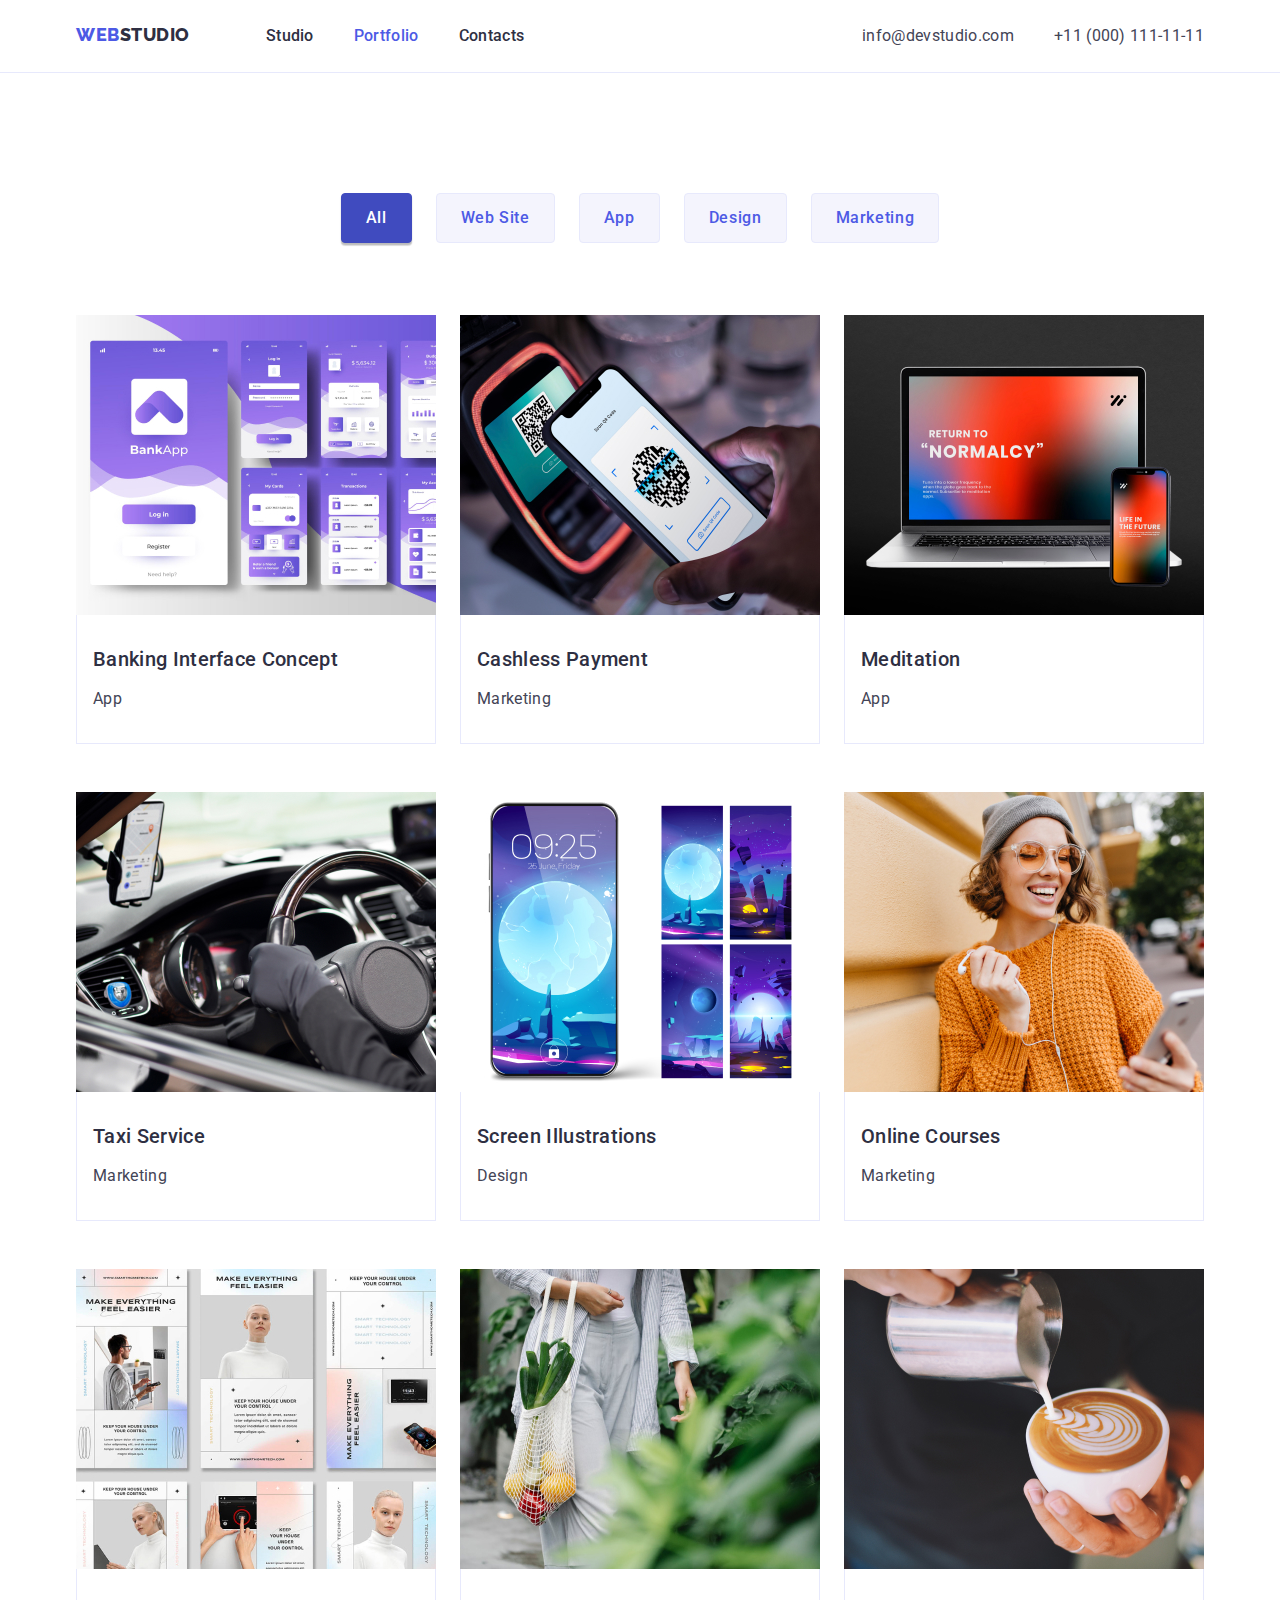
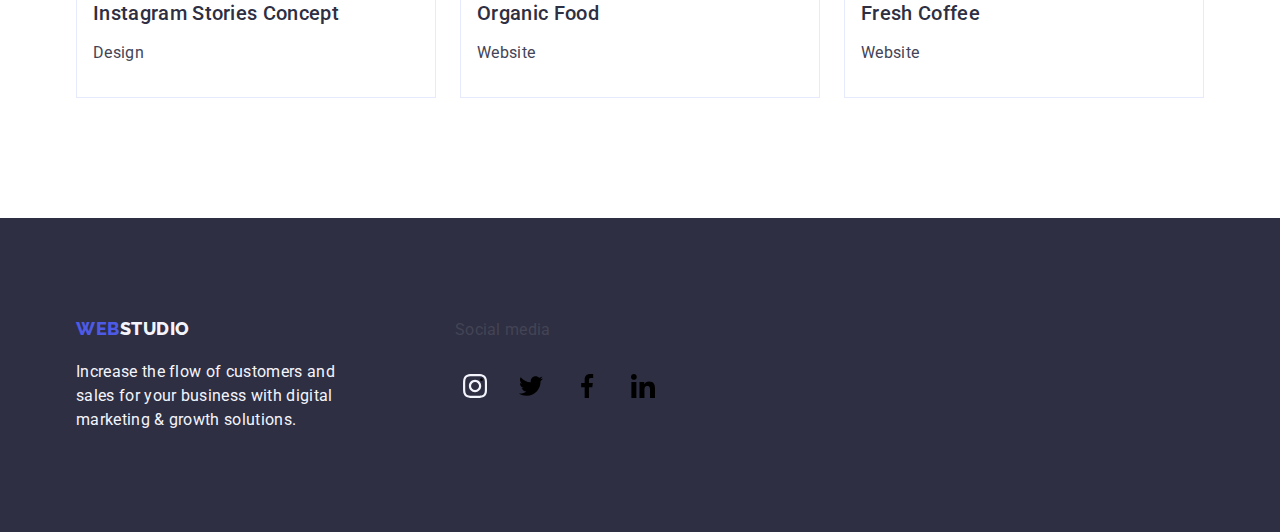
<file: portfolio.html>
<!DOCTYPE html>
<html lang="en">
  <head>
    <meta charset="UTF-8" />
    <meta name="viewport" content="width=device-width, initial-scale=1.0" />
    <title>Homework-03</title>
      <link
      rel="stylesheet"
      href="https://cdnjs.cloudflare.com/ajax/libs/modern-normalize/1.0.0/modern-normalize.min.css"
    />
    <link rel="stylesheet" href="./css/styles.css">
    <link rel="preconnect" href="https://fonts.googleapis.com" />
    <link rel="preconnect" href="https://fonts.gstatic.com" crossorigin />
    <link
      href="https://fonts.googleapis.com/css2?family=Raleway:ital,wght@0,800;1,800&family=Roboto:ital,wght@0,400;0,500;0,700;0,900;1,400;1,500;1,700;1,900&display=swap"
      rel="stylesheet"
    />
  </head>
  <body>
  <header class="header">
    <div class="container header-container">
    <nav class="header-navigation">
       <a href="./index.html" class="logo-web link">
      <span class="logo-studio-white">WEB</span><span class="studio-header">STUDIO</span>
    </a>
      <ul class="header-address list">
        <li class="header-menu-item">
          <a class=" header-link link  link" href="./index.html">Studio</a>
        </li>
        <li class="header-minu-item">
          <a class="header-link current-page  link" href="./portfolio.html">Portfolio</a>
        </li>
        <li class="header-menu-item">
          <a class="header-link link" href="./Contacts">Contacts</a>
        </li>
      </ul>
    </nav>
    <ul class="hero-address list">
      <li class="header-address-item">
        <a class="header-address-link link" href="mailto:info@devstudio.com">info@devstudio.com</a>
      </li>
      <li class="header-address-item">
        <a class="header-address-link link" href="tel+110001111111">+11 (000) 111-11-11</a>
      </li>
    </ul>
  </div>
  </header>
    <main>
      <section class="section">
        <div class="container button-container">
        <ul class="filter-list list">
            <li ><button type="button" class="button-filter-active button-filter">All</button></li>
            <li ><button type="button" class="button-filter">Web Site</button></li>
            <li ><button type="button" class="button-filter">App</button></li>
            <li ><button type="button" class="button-filter">Design</button></li>
            <li ><button type="button" class="button-filter">Marketing</button></li>
        </ul> 
        <ul class="project-list list">
          <li class="project-item">
            <img
              src="./images/portfolio-1.jpg"
              alt="Banking Interface Concept"
              width="360"
            />
        <div class="project-text-wrapper">
          <h3 class="project-title">Banking Interface Concept</h3>
            <p class="project-discription">App</p>
            </div>
          </li>
          
          <li class="project-item">
            <img
              src="./images/portfolio-2.jpg"
              alt="Cashless Payment"
              width="360"
            />
        <div class="project-text-wrapper">
          <h3 class="project-title ">Cashless Payment</h3>
           <p class="project-discription">Marketing</p>
            </div>
          </li>
          <li class="project-item" >
            <img src="./images/portfolio-3.jpg" alt="Meditation" width="360" />
        <div class="project-text-wrapper">
          <h3 class="project-title">Meditation</h3>
            <p class="project-discription">App</p>
            </div>
          </li>
        <!-- </ul>  -->
      <!-- </section> -->
      <!-- <section class="section section-no-top-padding"> -->
    
        <!-- <ul class="project-list list"> -->
          <li class="project-item">
           <img src="./images/portfolio-4.jpg" alt="Taxi Service" width="360" />
        <div class="project-text-wrapper" >
          <h3 class="project-title">Taxi Service</h3>
            <p class="project-discription">Marketing</p>
        </div>
          </li>
          <li class="project-item">
            <img
              src="./images/portfolio-5.jpg"
              alt="Screen Illustrations"
              width="360"/>
              <div class="project-text-wrapper">
            <h3 class="project-title">Screen Illustrations</h3>
            <p class="project-discription">Design</p>
            </div>
          </li>
          <li class="project-item">
            <img src="./images/portfolio-6.jpg" alt="Online Courses" width="360" />
        <div class="project-text-wrapper">
            <h3 class="project-title ">Online Courses</h3>
            <p class="project-discription">Marketing</p>
        </div>
          </li>
        <!-- </ul> -->
      <!-- </div> -->
    <!-- </section> -->
    <!-- <section class="section  section-no-top-padding"> -->
      
     <!-- <ul class="project-list list">  -->
          <li class="project-item">
            <img src="./images/portfolio-7.jpg"
              alt="Instagram Stories Concept"
              width="360"
            />
      <div class="project-text-wrapper">
          <h3 class="project-title">Instagram Stories Concept</h3>
            <p class="project-discription">Design</p>
      </div>
          </li>
          <li class="project-item">
            <img src="./images/portfolio-8.jpg" alt="Organic Food" width="360" />
            <div class="project-text-wrapper">
            <h3 class="project-title ">Organic Food</h3>
            <p class="project-discription">Website</p>
            </div>
          </li>
          <li class="project-item">
            <img
            src="./images/portfolio-9.jpg"
            alt="Fresh Coffee"
            width="360"/>
           <div class="project-text-wrapper">
              <h3 class="project-title ">Fresh Coffee</h3>
              <p class="project-discription">Website</p>
           </div>
          </li>
         </ul>
      </div>
   </section>         
  </main>
<footer class="footer">
  <div class="footer-container container">
    <div class="footer-logo-wrapper list">
        <li class="footer-item">
  <a href="./index.html" class="logo-web link">
      <span class="logo-studio-web">WEB</span><span class="studio">STUDIO</span></a>
    <p class="footer-text text">Increase the flow of customers and <br>sales for your business with
      digital</br>marketing & growth solutions.
    </p>
     </li>
      </div>
    <div class="footer-socials">
          <p class="footer-socials-text text">Social media</p>
          <ul class="footer-list list">
            <li class="footer-socials-item">
              <a href="#" class="footer-socials-link">
                <svg class="footer-socials-svg" width="24" height="24">
                  <use href="./images/icons.svg#instagram"></use>
                </svg>
              </a>
            </li>

            <li class="footer-socials-item">
              <a href="#" class="footer-socials-link">
                <svg class="footer-socials-svg" width="24" height="24">
                  <use href="./images/icons.svg#twitter"></use>
                </svg>
              </a>
            </li>

            <li class="footer-socials-item">
              <a href="#" class="footer-socials-link">
                <svg class="footer-socials-svg" width="24" height="24">
                  <use href="./images/icons.svg#facebook"></use>
                </svg>
              </a>
            </li>

            <li class="footer-socials-item">
              <a href="#" class="footer-socials-link">
                <svg class="footer-socials-svg" width="24" height="24">
                  <use href="./images/icons.svg#linkedin"></use>
                </svg>
              </a>
            </li>
          </ul>
        </div>
  </div>
    </footer>
  </body>
</html>
</file>
<file: css/styles.css>
:root {
  --cloud: #f4f4fd;
  --white: #ffffff;
  --navyblue: #2e2f42;
  --iris: #4d5ae5;
  --ocean: #404bbf;
  --cornflower: #e7e9fc;
  --slate: hsl(237, 12%, 30%);
}
body {
  font-family: Roboto;
  color: #434455;
  font-size: 16px;
  font-style: normal;
  font-weight: 400;
  line-height: 24px;
  letter-spacing: 0.32px;
}
img {
  display: block;
  max-width: 100%;
  height: auto;
}
h1,
h2,
h3,
h4,
h5,
h6,
p,
ul {
  margin: 0;
  padding: 0;
}
.header {
  border-bottom: 1px solid var(--CORNFLOWER, #e7e9fc);
}
.header-container {
  display: flex;
  align-items: center;
  justify-content: space-between;
  /* margin-right: 76px;
  width: 1158px;
  height: 72px; */
}
.header-navigation {
  /* padding-top: 24px;
  padding-bottom: 24px;
  height: 72px; */
  /* background: var(--white, #fff); */
  display: flex;
  align-items: center;
  /* justify-content: center; */
  /* margin-left: 156px; */
}

.list {
  list-style: none;
}

.header-menu-item {
  text-decoration: none;
  /* display: flex; */
  /* justify-content: space-between; */
  /* margin-left: 40px; */
  /* margin-right: 156px; */
}

.link {
  text-decoration: none;
  color: inherit;
}
.link:hover,
.link:focus {
  color: var(--ocean);
}

.studio-header {
  color: var(--navyblue);
  font-family: Raleway;
  font-size: 18px;
  font-style: normal;
  font-weight: 800;
  line-height: 21px;
  letter-spacing: 0.54px;
  text-transform: uppercase;
}

.logo-studio-white {
  color: var(--iris, #4d5ae5);
  font-family: Raleway;
  font-size: 18px;
  font-weight: 800;
  font-style: normal;
  line-height: 21px;
  letter-spacing: 0.54px;
  text-transform: uppercase;
  /* margin-left: 156px; */
}

.header-logo {
  /* margin-left: 156px; */
  color: var(--iris, #4d5ae5);
  font-family: Raleway;
  font-size: 18px;
  font-weight: 800;
  line-height: 21px; /* 116.667% */
  letter-spacing: 0.54px;
  text-transform: uppercase;
  /* studio */

  color: var(--navyblue, #2e2f42);
  font-family: Raleway;
  font-size: 18px;
  font-style: normal;
  font-weight: 800;
  line-height: 21px; /* 116.667% */
  letter-spacing: 0.54px;
  text-transform: uppercase;
}
/* menu tab */
/* .header-navigation {
  display: flex;
  align-items: flex-start;
} */

.header-link {
  color: var(--navyblue, #2e2f42);
  font-size: 16px;
  font-weight: 500;
  line-height: 24px; /* 150% */
  letter-spacing: 0.32px;
  display: block;
  padding: 24px 0;
}
.current-page {
  color: var(--iris);
}
.hero {
  padding: 188px 0;
  background: var(--navyblue, #2e2f42);
}
.hero-section {
  padding-top: 188px;
  padding-bottom: 188px;
  background-image: linear-gradient(
      to right,
      rgba(46, 47, 66, 0.7),
      rgba(46, 47, 66, 0.7)
    ),
    url(../images/hero-bg.png.png);
  background-repeat: no-repeat;
  background-position: center;
  background-size: cover;
}

.hero-container {
  /* width: 1440px;
  height: 600px;
  flex-shrink: 0; */
  display: flex;
  align-items: center;
  justify-content: center;
  flex-direction: column;
  gap: 48px;
}

.hero-title {
  display: flex;
  text-align: center;
  justify-content: space-between;

  color: var(--white, #fff);
  /* text-align: center; */
  /* padding-bottom: 24px; */
  font-size: 56px;
  font-weight: 700;
  line-height: 60px;
  letter-spacing: 1.12px;
}
.hero-link {
  color: var(--slate, #434455);
  font-size: 16px;
  font-weight: 400;
  line-height: 24px; /* 150% */
  letter-spacing: 0.32px;
}
.hero-address {
  display: flex;
  justify-content: center;
  gap: 40px;
  /* margin-left: 332px;
  margin-right: 156px; */
}
.header-address {
  display: flex;
  justify-content: center;
  gap: 40px;
  margin-left: 76px;
}
.header-address-item {
  color: var(--slate, #434455);
  font-size: 16px;
  font-weight: 400;
  line-height: 24px; /* 150% */
  letter-spacing: 0.32px;
}
.header-address-link {
  /* gap: 40px; */
  color: var(--slate, #434455);
  font-size: 16px;
  font-weight: 400;
  line-height: 24px; /* 150% */
  letter-spacing: 0.32px;
  display: flex;
  padding: 24px 0;
}

.button-filter {
  display: flex;
  padding: 12px 24px;
  justify-content: center;
  /* align-items: center; */
  border-radius: 4px;
  border: 1px solid var(--cornflower);
  background: var(--cloud);
  color: var(--iris);
  font-size: 16px;
  font-family: inherit;
  font-weight: 500;
  line-height: 24px;
  letter-spacing: 0.64px;
  cursor: pointer;
}
.filter-list {
  display: flex;
  justify-content: center;
  gap: 24px;
  margin-bottom: 72px;
}
.button-filter:hover {
  background-color: var(--ocean);
  cursor: pointer;
  color: var(--white);
  border: 1px solid var(--ocean);
}
.button-filter-active {
  background: var(--ocean);
  color: var(--white);
  border: 1px solid var(--ocean);
  box-shadow: 0px 2px 2px 0px rgba(0, 0, 0, 0.12),
    0px 2px 1px 0px rgba(0, 0, 0, 0.08), 0px 3px 1px 0px rgba(0, 0, 0, 0.1);
}

.hero-button {
  padding: 16px 32px;
  /* gap: 10px; */
  font-family: inherit;
  font-weight: 500;
  border-radius: 4px;
  cursor: pointer;
  background: var(--iris, #4d5ae5);
  border: 2px solid var(--navyblue);
  color: var(--white);
}
.hero-button:hover {
  background-color: var(--ocean);
}
.meaning-list {
  /* padding-top: 120px; */
  display: flex;
  /* margin-left: 156px;
  margin-right: 156px; */
  gap: 20px;
}
.meaning-item {
  display: flex;
  flex-direction: column;
  /* align-items: flex-start; */
  gap: 8px;
  /* display: flex; */
}
.meaning-title {
  font-size: 20px;
  font-weight: 500;
  line-height: 24px; /* 120% */
  letter-spacing: 0.4px;
}
.meaning-bottom-text {
  font-size: 16px;
  font-family: Roboto;
  font-weight: 400;
  line-height: 24px; /* 150% */
  letter-spacing: 0.32px;
}
.section {
  padding: 120px 0;
}

.section-no-top-padding {
  padding-top: 0;
}

.section-title {
  /* display: flex;
  justify-content: center;
  padding-top: 120px; */
  text-align: center;
  margin-bottom: 72px;
  font-size: 36px;
  font-weight: 700;
  line-height: 40px; /* 111.111% */
  letter-spacing: 0.72px;
  text-transform: capitalize;
  color: var(--navyblue, #2e2f42);
}
.project-text-wrapper {
  padding: 32px 16px;
  border: 1px solid var(--CORNFLOWER, #e7e9fc);
  border-top: none;
}

/* section#1 */
.project-title {
  /* padding-top: 32px;
  gap: 16px; */
  font-size: 20px;
  font-weight: 500;
  color: var(--navyblue, #2e2f42);
  line-height: 24px; /* 120%
  letter-spacing: 0.4px; */
}
.project-discription {
  /* padding-bottom: 80px; */
  color: var(--slate, #434455);
  margin-top: 16px;
  font-weight: 400;
  line-height: 24px; /* 150% */
  letter-spacing: 0.32px;
}

.about-title {
  color: var(--navyblue, #2e2f42);
  text-align: center;
  font-size: 36px;
  font-weight: 700;
  line-height: 40px; /* 111.111% */
  letter-spacing: 0.72px;
  text-transform: capitalize;
}
.what-we-do {
  display: flex;
  justify-content: center;
  gap: 24px;
  /* padding-bottom: 120px; */
}
.what-we-do-item {
  width: 360px;
  height: 300px;
  border: 1px solid var(--cornflower, #e7e9fc);
  background: url(<path-to-image>),
    lightgray -72.845px -19px / 144.444% 112.667% no-repeat;
}
.section-grey {
  background: var(--CLOUD, #f4f4fd);
}

.team-list {
  display: flex;
  gap: 24px;
  justify-content: center;
  /* padding-bottom: 120px; */
}
.team-item {
  border-radius: 0px 0px 4px 4px;
  background: var(--WHITE, #fff);
  box-shadow: 0px 2px 1px 0px rgba(46, 47, 66, 0.08),
    0px 1px 1px 0px rgba(46, 47, 66, 0.16),
    0px 1px 6px 0px rgba(46, 47, 66, 0.08);
}
.section-item-wrap {
  padding-top: 32px;
  padding-bottom: 32px;
  gap: 32px;
  width: 100%;
  text-align: center;
}
.team-social-list {
  display: flex;
  justify-content: center;
  gap: 24px;
  margin-top: 8px;
}
.team-social-item {
  width: 40px;
  height: 40px;
}

.team-social-link {
  width: 100%;
  height: 100%;
  border-radius: 50%;
  display: flex;
  align-items: center;
  justify-content: center;
  background-color: var(--iris-color);
  color: var(--cloud-color);
}

.team-social-link:hover,
.team-social-link:focus {
  background-color: var(--ocean-color);
}

.team-social-svg {
  /* fill: var(--IRIS, #4d5ae5); */
  fill: currentColor;
}
.team-title {
  display: flex;
  justify-content: center;
  padding-top: 32px;
  padding-bottom: 8px;
  color: var(--navyblue, #2e2f42);
  font-size: 20px;
  font-weight: 500;
  line-height: 24px; /* 120% */
  letter-spacing: 0.4px;
}
.team-position {
  display: flex;
  justify-content: center;
  padding-bottom: 32px;
  font-size: 16px;
  font-style: normal;
  font-weight: 400;
  line-height: 24px; /* 150% */
  letter-spacing: 0.32px;

  color: var(--slate, #434455);
}
/* .project-list-list {
  display: inline-flex;

  flex-direction: column;
} */
/* Customers section */

.customers-title {
  color: var(--navyblue-color);
  display: flex;
  justify-content: center;
  align-items: center;
}

.customers-list {
  display: flex;
  gap: 24px;
}

.customers-item {
  /* width: calc((100% - 120px) / 6); */
  /* flex-basis: calc((100% - 120px) / 6); */
  width: 168px;
  height: 88px;
}

.customers-link {
  width: 100%;
  height: 100%;

  border: 1px solid #8e8f99;
  border-radius: 5px;
  display: flex;
  justify-content: center;
  align-items: center;
  color: #8e8f99;
}

.customers-link:hover,
.customers-link:focus {
  border-color: var(--ocean-color);
  color: var(--ocean-color);
}

.customers-svg {
  width: 104px;
  height: 56px;
  fill: currentColor;
}
.footer {
  padding: 100px 0;
  /* flex-shrink: 0; */
  background: var(--navyblue, #2e2f42);
}
.footer-container {
  display: flex;
  align-items: flex-start;
}

.logo-studio-web {
  color: var(--iris, #4d5ae5);
  font-family: Raleway;
  font-size: 18px;
  font-weight: 800;
  line-height: 21px;
  letter-spacing: 0.54px;
  text-transform: uppercase;
  /* margin-left: 156px; */
}
.studio {
  color: var(--cloud, #f4f4fd);
  font-family: Raleway;
  font-size: 18px;
  font-weight: 800;
  line-height: 21px;
  letter-spacing: 0.54px;
  text-transform: uppercase;
}

.footer-text {
  display: flex;
  /* justify-content: center; */
  /* margin-left: 156px;
  margin-bottom: 100px; */
  margin-top: 17.5px;
  /* width: 264px; */
  /* margin-right: 120px; */
  color: var(--cloud, #f4f4fd);
  font-size: 16px;
  font-weight: 400;
  line-height: 24px;
  letter-spacing: 0.32px;
}
/* footer social text */
.footer-list {
  flex-wrap: wrap;
  display: flex;
  gap: 16px;
  margin-top: 16px;
}

.footer-socials {
  margin-left: 120px;
}

.footer-socials-text {
  color: var(--white-color);
  display: flex;
}

.footer-socials-item {
  width: 40px;
  height: 40px;
}

.footer-socials-link {
  width: 100%;
  height: 100%;
  border-radius: 50%;
  display: flex;
  align-items: center;
  justify-content: center;
  background-color: var(--iris-color);
  margin-top: 8px;
}

.footer-socials-link:hover,
.footer-socials-link:focus {
  background-color: #31d0aa;
}

.footer-socials-svg {
  fill: var(--cloud-color);
}
.button-container {
  display: flex;
  flex-direction: column;
  /* justify-content: center;
  margin-right: 427px;
  margin-left: 427px;
  padding-top: 132px;
  padding-bottom: 84px; */
}
.container {
  width: 1158px;
  padding: 0 15px;
  margin: 0 auto;
}
.project-container {
  display: flex;
  align-items: center;
}

.project-list {
  display: flex;
  flex-wrap: wrap;
  justify-content: center;
  gap: 48px 24px;
}
.project-item {
  background: var(--WHITE, #fff);
}
</file>
